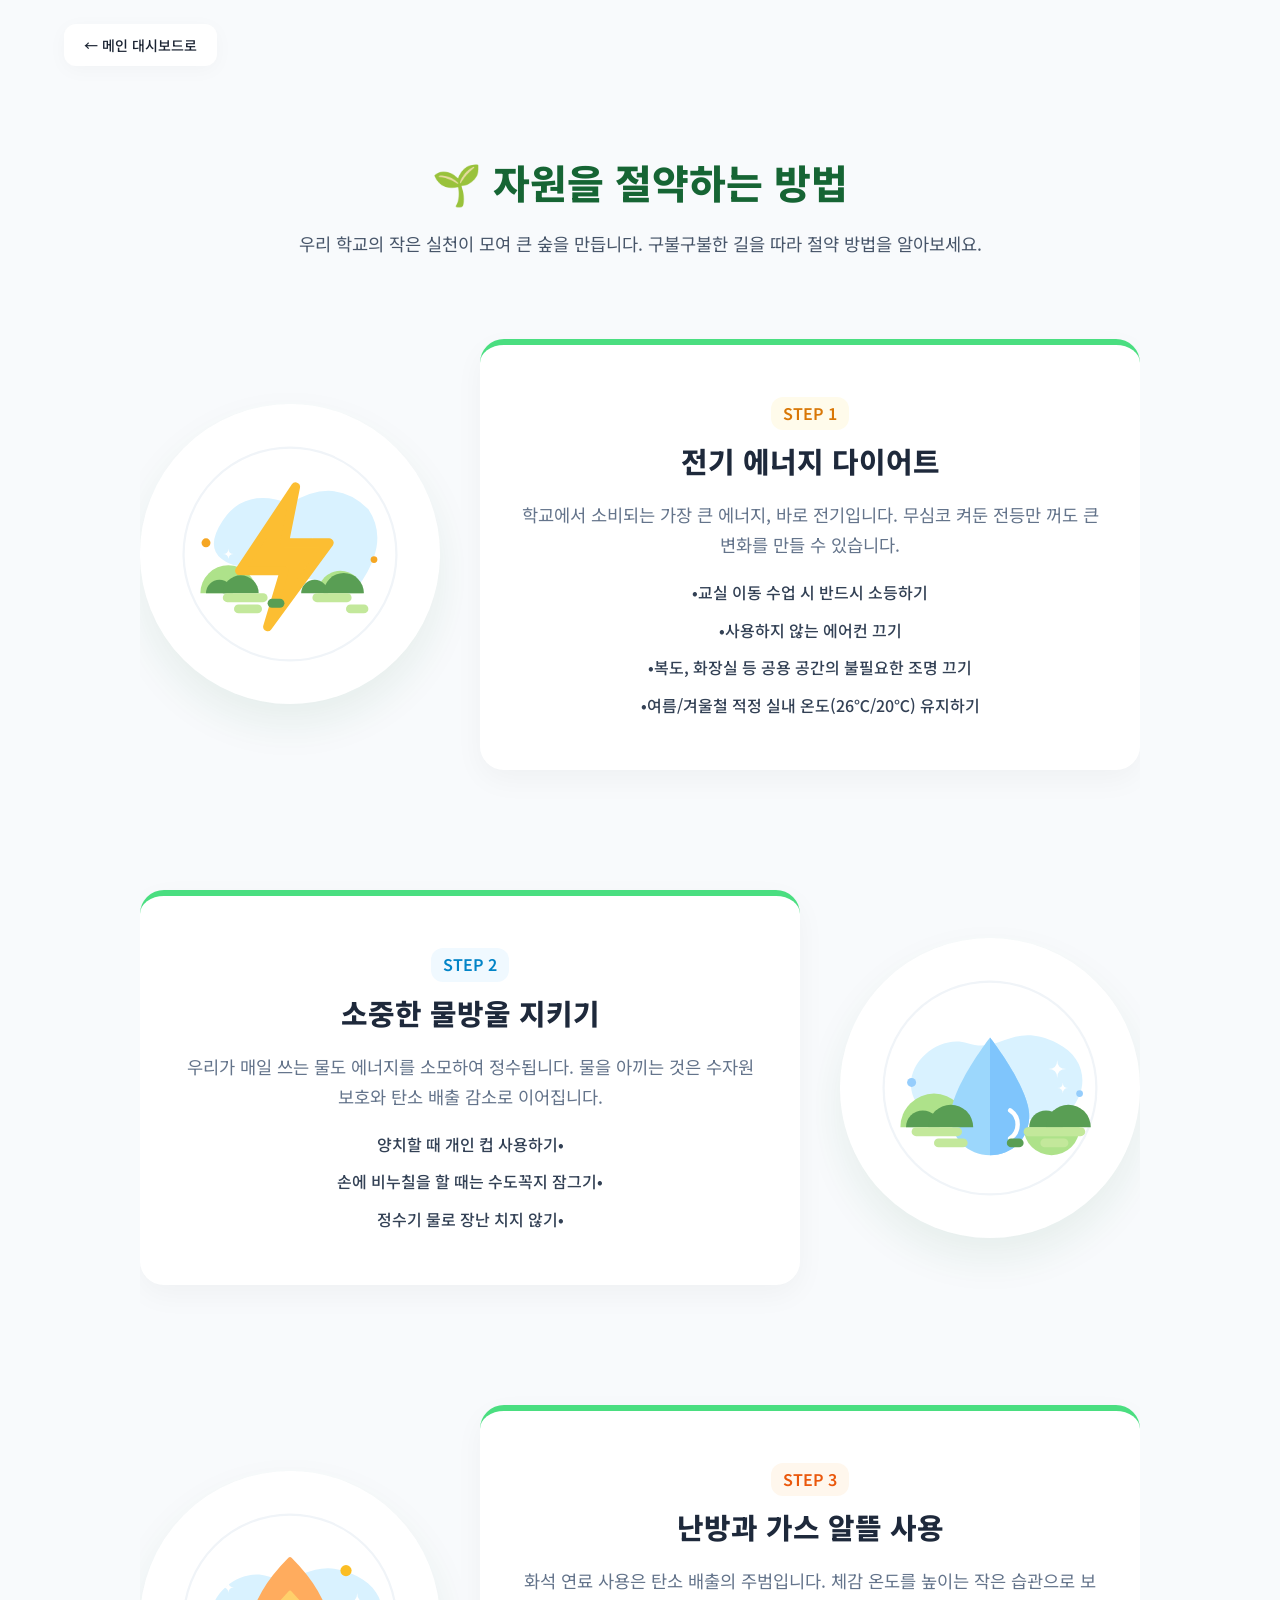
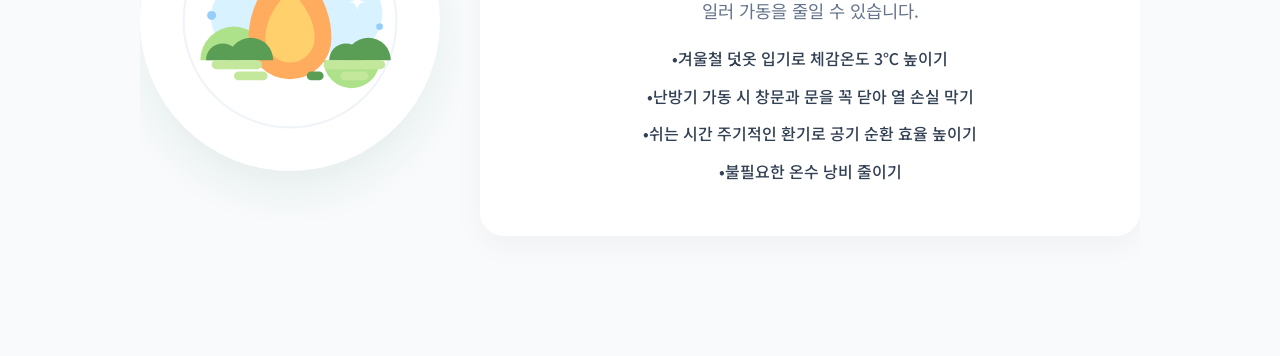
<file: saving-tips.html>
<!DOCTYPE html>
<html lang="ko">
<head>
    <meta charset="UTF-8">
    <meta name="viewport" content="width=device-width, initial-scale=1.0">
    <title>절약 방법 로드맵 - 학교 자원 모니터링</title>
    <link rel="stylesheet" href="style.css">
    <link rel="stylesheet" href="https://cdnjs.cloudflare.com/ajax/libs/font-awesome/6.4.0/css/all.min.css">
    <style>
        /* 로드맵 타임라인 전용 CSS */
        .roadmap-page {
            background-color: #f8fafc;
            min-height: 100vh;
            padding-bottom: 80px;
        }

        .roadmap-header {
            text-align: center;
            padding: 60px 24px 40px;
        }
        
        .roadmap-header h1 {
            font-size: 2.5rem;
            color: #166534;
            font-weight: 800;
            margin-bottom: 16px;
        }

        .roadmap-header p {
            font-size: 1.1rem;
            color: #475569;
        }

        .roadmap-container {
            max-width: 1000px;
            margin: 0 auto;
            position: relative;
            padding: 40px 0;
            overflow: hidden;
        }

        /* 중앙을 가로지르는 구불구불한 선 */
        .roadmap-path {
            position: absolute;
            top: 0;
            left: 50%;
            transform: translateX(-50%);
            width: 100%;
            height: 100%;
            z-index: 0;
            pointer-events: none;
        }
        
        .roadmap-path svg {
            width: 100%;
            height: 100%;
            display: block;
        }

        /* 로드맵 아이템 */
        .roadmap-item {
            position: relative;
            z-index: 1;
            display: flex;
            align-items: center;
            justify-content: center;
            margin-bottom: 120px;
            gap: 40px;
            opacity: 0;
            transform: translateY(40px);
            animation: fadeUp 0.8s cubic-bezier(0.4, 0, 0.2, 1) forwards;
        }

        .roadmap-item:nth-child(2) { animation-delay: 0.2s; }
        .roadmap-item:nth-child(3) { animation-delay: 0.4s; }
        .roadmap-item:nth-child(4) { animation-delay: 0.6s; margin-bottom: 0; }

        @keyframes fadeUp {
            to { opacity: 1; transform: translateY(0); }
        }

        .roadmap-item.left {
            flex-direction: row-reverse;
        }

        /* 픽토그램 (일러스트) 영역 */
        .roadmap-illustration {
            flex: 0 0 300px;
            width: 300px;
            height: 300px;
            background: #ffffff;
            border-radius: 50%;
            box-shadow: 0 20px 40px rgba(22, 101, 52, 0.08);
            display: flex;
            align-items: center;
            justify-content: center;
            padding: 30px;
            position: relative;
            border: 8px solid #ffffff;
            transition: transform 0.4s cubic-bezier(0.34, 1.56, 0.64, 1);
        }

        .roadmap-illustration:hover {
            transform: scale(1.05) rotate(-2deg);
        }

        .roadmap-illustration svg {
            width: 100%;
            height: 100%;
        }

        /* 텍스트 콘텐츠 영역 */
        .roadmap-content {
            flex: 0 0 450px;
            background: #ffffff;
            padding: 40px;
            border-radius: 24px;
            box-shadow: 0 10px 30px rgba(0, 0, 0, 0.04);
            position: relative;
            border-left: 6px solid #4ade80;
        }

        .roadmap-item.left .roadmap-content {
            border-left: none;
            border-right: 6px solid #4ade80;
            text-align: right;
        }

        .roadmap-content h2 {
            font-size: 1.8rem;
            color: #1e293b;
            margin-bottom: 16px;
            font-weight: 800;
        }

        .roadmap-content h2 span {
            display: inline-block;
            background: #ecfdf5;
            color: #059669;
            padding: 4px 12px;
            border-radius: 12px;
            font-size: 1rem;
            margin-bottom: 8px;
            font-weight: 600;
        }

        .roadmap-content p {
            font-size: 1.1rem;
            color: #64748b;
            line-height: 1.7;
            margin-bottom: 20px;
        }

        .roadmap-tips {
            list-style: none;
            padding: 0;
            margin: 0;
            text-align: left;
        }

        .roadmap-tips li {
            position: relative;
            margin-bottom: 12px;
            color: #334155;
            font-weight: 500;
        }

        .roadmap-item.left .roadmap-tips li {
            text-align: right;
        }

        /* 반응형 디자인 */
        @media (max-width: 900px) {
            .roadmap-item, .roadmap-item.left {
                flex-direction: column;
                text-align: center;
                gap: 24px;
            }

          /* 모바일/태블릿에서는 구불거리는 선 대신 깔끔한 일자(직선) 바로 변경 */
        .roadmap-path {
            display: block; 
            width: 8px; /* 선의 굵기 */
            background-color: #4ade80; /* 중심 진한 초록선 */
            /* 데스크톱 느낌의 연두색 외곽 테두리를 주어 밋밋하지 않고 입체감 있는 일자선을 만듭니다 */
            box-shadow: 0 0 0 6px #bbf7d0; 
            border-radius: 10px;
        }

        .roadmap-path svg {
            display: none; /* 기존 PC용 구불구불한 SVG 이미지는 숨김 */
        }
        }

        .roadmap-path svg {
            display: none; /* PC용 가로로 넓은 SVG는 숨김 */
        }

            .roadmap-content, .roadmap-item.left .roadmap-content {
                flex: auto;
                width: 100%;
                border: none;
                border-top: 6px solid #4ade80;
                text-align: center;
            }

            .roadmap-tips li {
                padding: 0 !important;
                text-align: center !important;
            }
    </style>
</head>
<body class="roadmap-page">

    <div class="page-header" style="max-width: 1200px; margin: 0 auto; padding: 24px;">
        <a href="index.html" class="back-btn">← 메인 대시보드로</a>
    </div>

    <div class="roadmap-header">
        <h1>🌱 자원을 절약하는 방법</h1>
        <p>우리 학교의 작은 실천이 모여 큰 숲을 만듭니다. 구불구불한 길을 따라 절약 방법을 알아보세요.</p>
    </div>

    <div class="roadmap-container">
        
        <!-- 중앙 구불구불한 녹색 선 (ㄹ자 모양) -->
        <div class="roadmap-path">
            <svg viewBox="0 0 1000 1200" preserveAspectRatio="none" xmlns="http://www.w3.org/2000/svg">
                <!-- 그림자 효과 -->
                <path d="M 150,0 L 150,150 Q 150,250 250,250 L 750,250 Q 850,250 850,350 L 850,550 Q 850,650 750,650 L 250,650 Q 150,650 150,750 L 150,950 Q 150,1050 250,1050 L 750,1050 Q 850,1050 850,1150 L 850,1200" 
                      fill="none" stroke="#bbf7d0" stroke-width="24" stroke-linecap="round" />
                <!-- 메인 녹색 선 -->
                <path d="M 150,0 L 150,150 Q 150,250 250,250 L 750,250 Q 850,250 850,350 L 850,550 Q 850,650 750,650 L 250,650 Q 150,650 150,750 L 150,950 Q 150,1050 250,1050 L 750,1050 Q 850,1050 850,1150 L 850,1200" 
                      fill="none" stroke="#4ade80" stroke-width="12" stroke-linecap="round" />
            </svg>
        </div>

        <!-- 1. 전기 절약 -->
        <div class="roadmap-item right">
            <div class="roadmap-illustration">
                <!-- 번개 + 전기 발전소 일러스트 (플랫 스타일) -->
                <svg viewBox="0 0 200 200" xmlns="http://www.w3.org/2000/svg">
                    <circle cx="100" cy="100" r="95" fill="none" stroke="#f0f4f8" stroke-width="2"/>
                    <path d="M50,110 Q20,100 40,70 Q60,40 100,55 Q140,30 170,60 Q190,90 160,130 Z" fill="#d9f2ff"/>
                    <circle cx="25" cy="90" r="4" fill="#f5a623"/>
                    <circle cx="175" cy="105" r="3" fill="#f5a623"/>
                    <path d="M 120,85 Q 120,93 128,93 Q 120,93 120,101 Q 120,93 112,93 Q 120,93 120,85 Z" fill="#ffffff"/>
                    <path d="M 45,95 Q 45,100 50,100 Q 45,100 45,105 Q 45,100 40,100 Q 45,100 45,95 Z" fill="#ffffff"/>
                    <path d="M20,135 A25,25 0 0,1 70,135 Z" fill="#aee28a"/>
                    <path d="M125,135 A20,20 0 0,1 165,135 Z" fill="#aee28a"/>
                    <path d="M105,40 L55,115 L95,115 L80,165 L135,90 L95,90 Z" fill="#fcbe32" stroke="#fcbe32" stroke-width="8" stroke-linejoin="round"/>
                    <path d="M25,135 A12,12 0 0,1 49,135 Z" fill="#599e54"/>
                    <path d="M40,135 A16,16 0 0,1 72,135 Z" fill="#599e54"/>
                    <path d="M110,135 A12,12 0 0,1 134,135 Z" fill="#599e54"/>
                    <path d="M130,135 A18,18 0 0,1 166,135 Z" fill="#599e54"/>
                    <rect x="40" y="135" width="40" height="8" rx="4" fill="#c3e89b"/>
                    <rect x="50" y="145" width="25" height="8" rx="4" fill="#c3e89b"/>
                    <rect x="120" y="135" width="35" height="8" rx="4" fill="#c3e89b"/>
                    <rect x="80" y="140" width="15" height="8" rx="4" fill="#599e54"/>
                    <rect x="150" y="145" width="20" height="8" rx="4" fill="#c3e89b"/>
                </svg>
            </div>
            <div class="roadmap-content">
                <h2><span style="background:#fffbeb;color:#d97706">STEP 1</span><br>전기 에너지 다이어트</h2>
                <p>학교에서 소비되는 가장 큰 에너지, 바로 전기입니다. 무심코 켜둔 전등만 꺼도 큰 변화를 만들 수 있습니다.</p>
                <ul class="roadmap-tips">
                    <li>•교실 이동 수업 시 반드시 소등하기</li>
                    <li>•사용하지 않는 에어컨 끄기</li>
                    <li>•복도, 화장실 등 공용 공간의 불필요한 조명 끄기</li>
                    <li>•여름/겨울철 적정 실내 온도(26℃/20℃) 유지하기</li>
                </ul>
            </div>
        </div>

        <!-- 2. 수도 절약 -->
        <div class="roadmap-item left">
            <div class="roadmap-illustration">
                <!-- 수도꼭지 + 수력 발전 일러스트 (플랫 스타일) -->
                <svg viewBox="0 0 200 200" xmlns="http://www.w3.org/2000/svg">
                    <circle cx="100" cy="100" r="95" fill="none" stroke="#f0f4f8" stroke-width="2"/>
                    <path d="M40,120 C10,90 50,50 80,60 C110,70 120,40 160,60 C190,75 190,110 160,130 Z" fill="#d9f2ff"/>
                    <circle cx="30" cy="95" r="4" fill="#95cdfc"/>
                    <circle cx="180" cy="105" r="3" fill="#95cdfc"/>
                    <path d="M 160,75 Q 160,83 168,83 Q 160,83 160,91 Q 160,83 152,83 Q 160,83 160,75 Z" fill="#ffffff"/>
                    <path d="M 165,95 Q 165,100 170,100 Q 165,100 165,105 Q 165,100 160,100 Q 165,100 165,95 Z" fill="#ffffff"/>
                    <path d="M20,135 A30,30 0 0,1 80,135 Z" fill="#aee28a"/>
                    <path d="M130,135 A25,25 0 0,0 180,135 Z" fill="#aee28a"/>
                    <path d="M100,55 C100,55 135,100 135,125 C135,145 120,160 100,160 C80,160 65,145 65,125 C65,100 100,55 100,55 Z" fill="#9cd7fc"/>
                    <path d="M100,55 C100,55 135,100 135,125 C135,145 120,160 100,160 C100,160 100,55 100,55 Z" fill="#7fc5fc"/>
                    <path d="M118,120 A15,15 0 0,1 118,145" fill="none" stroke="#ffffff" stroke-width="4" stroke-linecap="round"/>
                    <path d="M25,135 A15,15 0 0,1 55,135 Z" fill="#599e54"/>
                    <path d="M45,135 A20,20 0 0,1 85,135 Z" fill="#599e54"/>
                    <path d="M135,135 A15,15 0 0,1 165,135 Z" fill="#599e54"/>
                    <path d="M150,135 A20,20 0 0,1 190,135 Z" fill="#599e54"/>
                    <rect x="30" y="135" width="45" height="8" rx="4" fill="#c3e89b"/>
                    <rect x="50" y="145" width="30" height="8" rx="4" fill="#c3e89b"/>
                    <rect x="130" y="135" width="55" height="8" rx="4" fill="#c3e89b"/>
                    <rect x="115" y="145" width="15" height="8" rx="4" fill="#599e54"/>
                    <rect x="145" y="145" width="25" height="8" rx="4" fill="#c3e89b"/>
                </svg>
            </div>
            <div class="roadmap-content">
                <h2><span style="background:#f0f9ff;color:#0284c7">STEP 2</span><br>소중한 물방울 지키기</h2>
                <p>우리가 매일 쓰는 물도 에너지를 소모하여 정수됩니다. 물을 아끼는 것은 수자원 보호와 탄소 배출 감소로 이어집니다.</p>
                <ul class="roadmap-tips">
                    <li>양치할 때 개인 컵 사용하기•</li>
                    <li>손에 비누칠을 할 때는 수도꼭지 잠그기•</li>
                    <li>정수기 물로 장난 치지 않기•</li>
                
                </ul>
            </div>
        </div>

        <!-- 3. 가스 절약 -->
        <div class="roadmap-item right">
            <div class="roadmap-illustration">
                <!-- 보일러 + 석유통 일러스트 (플랫 스타일) -->
                <svg viewBox="0 0 200 200" xmlns="http://www.w3.org/2000/svg">
                    <circle cx="100" cy="100" r="95" fill="none" stroke="#f0f4f8" stroke-width="2"/>
                    <path d="M40,120 C10,90 50,50 80,60 C110,70 120,40 160,60 C190,75 190,110 160,130 Z" fill="#d9f2ff"/>
                    <circle cx="30" cy="95" r="4" fill="#95cdfc"/>
                    <circle cx="150" cy="55" r="5" fill="#fbbd23"/>
                    <circle cx="180" cy="105" r="3" fill="#95cdfc"/>
                    <path d="M 160,75 Q 160,83 168,83 Q 160,83 160,91 Q 160,83 152,83 Q 160,83 160,75 Z" fill="#ffffff"/>
                    <path d="M 45,65 Q 45,70 50,70 Q 45,70 45,75 Q 45,70 40,70 Q 45,70 45,65 Z" fill="#ffffff"/>
                    <path d="M20,135 A30,30 0 0,1 80,135 Z" fill="#aee28a"/>
                    <path d="M130,135 A25,25 0 0,0 180,135 Z" fill="#aee28a"/>
                    <path d="M100,45 Q135,80 135,115 A35,35 0 0,1 65,115 Q65,80 100,45 Z" fill="#ffac5e" stroke="#ffac5e" stroke-width="4" stroke-linejoin="round"/>
                    <path d="M100,75 Q120,95 120,115 A20,20 0 0,1 80,115 Q80,95 100,75 Z" fill="#ffd06b" stroke="#ffd06b" stroke-width="4" stroke-linejoin="round"/>
                    <path d="M25,135 A15,15 0 0,1 55,135 Z" fill="#599e54"/>
                    <path d="M45,135 A20,20 0 0,1 85,135 Z" fill="#599e54"/>
                    <path d="M135,135 A15,15 0 0,1 165,135 Z" fill="#599e54"/>
                    <path d="M150,135 A20,20 0 0,1 190,135 Z" fill="#599e54"/>
                    <rect x="30" y="135" width="45" height="8" rx="4" fill="#c3e89b"/>
                    <rect x="50" y="145" width="30" height="8" rx="4" fill="#c3e89b"/>
                    <rect x="130" y="135" width="55" height="8" rx="4" fill="#c3e89b"/>
                    <rect x="115" y="145" width="15" height="8" rx="4" fill="#599e54"/>
                    <rect x="145" y="145" width="25" height="8" rx="4" fill="#c3e89b"/>
                </svg>
            </div>
            <div class="roadmap-content">
                <h2><span style="background:#fff7ed;color:#ea580c">STEP 3</span><br>난방과 가스 알뜰 사용</h2>
                <p>화석 연료 사용은 탄소 배출의 주범입니다. 체감 온도를 높이는 작은 습관으로 보일러 가동을 줄일 수 있습니다.</p>
                <ul class="roadmap-tips">
                    <li>•겨울철 덧옷 입기로 체감온도 3℃ 높이기</li>
                    <li>•난방기 가동 시 창문과 문을 꼭 닫아 열 손실 막기</li>
                    <li>•쉬는 시간 주기적인 환기로 공기 순환 효율 높이기</li>
                    <li>•불필요한 온수 낭비 줄이기</li>
                </ul>
            </div>
        </div>

    </div>

</body>
</html>
</file>
<file: style.css>
/* ===================================
   학교 자원 모니터링 시스템 - 스타일시트
   이전 대시보드 디자인 시스템 통합
   =================================== */

@import url('https://fonts.googleapis.com/css2?family=Noto+Sans+KR:wght@300;400;500;700;900&display=swap');

/* --- Design Tokens (이전 대시보드 기반) --- */
:root {
    --bg-color: #f7f9fc;
    --card-bg: #ffffff;
    --text-main: #1a2332;
    --text-sub: #7a869a;
    --blue: #239ce3;
    --blue-light: #e6f4fc;
    --green: #7dc242;
    --green-light: #eff7e9;
    --teal: #36b0a1;
    --teal-light: #e7f6f5;
    --orange: #f59e0b;
    --orange-light: #fef3c7;
    --border-radius: 16px;
    --shadow: 0 4px 20px rgba(0, 0, 0, 0.03);
    --shadow-hover: 0 8px 32px rgba(0, 0, 0, 0.08);
    --transition: all 0.3s cubic-bezier(0.4, 0, 0.2, 1);
}

/* --- Reset & Base --- */
* {
    box-sizing: border-box;
    margin: 0;
    padding: 0;
}

body {
    font-family: 'Noto Sans KR', sans-serif;
    background-color: var(--bg-color);
    color: var(--text-main);
    line-height: 1.6;
    -webkit-font-smoothing: antialiased;
}

/* ===================================
   히어로 배너
   =================================== */
.hero-new {
    position: relative;
    min-height: calc(100vh - 32px);
    width: calc(100% - 32px);
    margin: 16px;
    border-radius: 32px;
    display: flex;
    align-items: center;
    justify-content: flex-start; /* 중앙 정렬 해제하고 왼쪽으로 완전히 밀착 */
    overflow: hidden; /* 모서리 둥글게 자르기 */
}

.hero-bg {
    position: fixed; /* absolute에서 fixed로 변경하여 스크롤 시에도 배경 유지 */
    top: 0;
    left: 0;
    width: 100%;
    height: 100vh;
    pointer-events: none;
    z-index: 0;
}

.hero-svg {
    width: 100%;
    height: 100%;
    color: #020617;
    position: absolute;
    top: 0;
    left: 0;
}

.hero-content {
    position: relative;
    z-index: 10;
    text-align: left; /* 왼쪽 정렬 */
    padding: 0;
    max-width: 800px;
    margin-left: 8vw; /* 화면 왼쪽에서 적절히 띄움 (기존보다 훨씬 왼쪽) */
}

/* 오른쪽 배경 이미지 - 보내주신 이미지와 완벽하게 일치하는 비대칭 물방울 모양 */
.hero-image-halfcircle {
    position: absolute;
    right: -5vw; 
    top: 55%; 
    width: 65vw; 
    height: 38vw; 
    /* 
       [곡률 수정: 끝부분 부드럽게 라운딩]
       - 이전 설정은 끝부분이 바늘처럼 너무 뾰족하게 만나는 구조였습니다.
       - 가로 곡률을 70%로 낮추어(기존 85%), 왼쪽 끝이 뾰족하지 않고 신발 앞코나 조약돌처럼 부드럽고 둥글게(Round) 감싸지도록 조절했습니다.
       - 여전히 가로/세로 합은 100%로 완벽하게 맞물리므로, 네모난 왜곡 없이 가장 아름다운 곡선이 나옵니다.
    */
    border-radius: 70% 30% 30% 70% / 70% 50% 50% 30%; 
    /* 살짝 위로 들린 각도 유지 (-10도) */
    transform: translateY(-50%) rotate(-10deg);
    overflow: hidden; 
    z-index: 1; 
}

/* 타원이 회전해도 사진은 똑바로 보이게 유지 */
.hero-image-halfcircle::before {
    content: '';
    position: absolute;
    /* 사진 영역을 130%로 줄여서 사진이 덜 확대되어 보이게 수정 */
    top: -15%;
    left: -15%;
    width: 120%;
    height: 130%;
    background-image: url('school.jpg');
    background-size: cover;
    background-position: center;
    /* 부모의 회전(-10도)을 상쇄 */
    transform: rotate(10deg);
}

.hero-new h1 {
    font-size: 5rem;
    font-weight: 800;
    margin-bottom: 2rem;
    letter-spacing: -0.05em;
    display: flex;
    justify-content: flex-start; /* 왼쪽 정렬 */
    flex-wrap: wrap;
}

.title-word {
    display: inline-block;
}

.title-letter {
    display: inline-block;
    color: transparent;
    background-clip: text;
    -webkit-background-clip: text;
    background-image: linear-gradient(to right, #171717, rgba(64, 64, 64, 0.8));
    opacity: 0; /* Animation handles the rest */
}

.hero-desc {
    font-size: 1.125rem;
    color: #4b5563;
    line-height: 1.8;
    margin-bottom: 3rem;
    animation: fadeInUp 2s ease-out forwards;
    opacity: 0;
}

@keyframes fadeInUp {
    from { opacity: 0; transform: translateY(24px); }
    to { opacity: 1; transform: translateY(0); }
}

@keyframes drawPath {
    0% { stroke-dashoffset: var(--path-length); }
    100% { stroke-dashoffset: 0; }
}

.hero-btn-container {
    display: inline-block;
    position: relative;
    background: linear-gradient(to bottom, rgba(0,0,0,0.05), rgba(255,255,255,0.05));
    padding: 1px;
    border-radius: 1.5rem;
    backdrop-filter: blur(16px);
    overflow: hidden;
    box-shadow: 0 10px 15px -3px rgba(0,0,0,0.1);
    animation: fadeInUp 2.5s ease-out forwards;
    opacity: 0;
}

.hero-btn {
    border-radius: 1.45rem;
    padding: 24px 32px;
    font-size: 1.125rem;
    font-weight: 600;
    background-color: rgba(255,255,255,0.95);
    color: #000;
    border: 1px solid rgba(0,0,0,0.1);
    cursor: pointer;
    display: flex;
    align-items: center;
    transition: all 0.3s;
}

.hero-btn:hover {
    background-color: #fff;
    transform: translateY(-2px);
    box-shadow: 0 4px 6px -1px rgba(0,0,0,0.1);
}

.hero-btn .btn-text {
    opacity: 0.9;
    transition: opacity 0.3s;
}

.hero-btn:hover .btn-text {
    opacity: 1;
}

.hero-btn .btn-arrow {
    margin-left: 12px;
    opacity: 0.7;
    transition: all 0.3s;
}

.hero-btn:hover .btn-arrow {
    opacity: 1;
    transform: translateX(6px);
}

/* 버튼 스타일 */
.action-area {
    width: 100%;
    padding: 8px;
    box-sizing: border-box;
    margin-bottom: 48px;
}

.btn-primary {
    display: block;
    width: 100%;
    background-color: var(--green);
    color: white;
    border: none;
    height: 100px;
    padding: 20px 28px;
    font-size: 1.45rem;
    font-weight: 700;
    border-radius: var(--border-radius);
    cursor: pointer;
    transition: all 0.3s ease;
    box-shadow: 0 4px 15px rgba(125, 194, 66, 0.3);
    text-align: center;
}

.btn-primary:hover {
    background-color: #65a30d;
    transform: translateY(-2px);
    box-shadow: 0 8px 25px rgba(125, 194, 66, 0.4);
}


/* ===================================
   컨테이너
   =================================== */
.container {
    max-width: 1200px;
    margin: 0 auto;
    padding: 48px 24px;
    position: relative;
    z-index: 1;
}

/* ===================================
   원형 프로그레스 차트 섹션
   =================================== */
.analysis-section {
    margin-bottom: 48px;
}

.progress-wrapper {
    display: grid;
    grid-template-columns: repeat(3, 1fr);
    gap: 32px;
}

.progress-card {
    background-color: rgba(255, 255, 255, 0.2);
    border-radius: var(--border-radius);
    padding: 40px 24px;
    box-shadow: var(--shadow);
    display: flex;
    flex-direction: column;
    align-items: center;
    gap: 24px;
    transition: var(--transition);
    border: 1px solid rgba(255, 255, 255, 0.8);
    backdrop-filter: blur(4px); /* 아주 살짝의 블러만 적용 */
    -webkit-backdrop-filter: blur(4px);
}

.progress-card:hover {
    box-shadow: var(--shadow-hover);
    transform: translateY(-4px);
    background-color: rgba(255, 255, 255, 0.4);
}

.progress-title {
    font-size: 18px;
    font-weight: 700;
    color: var(--text-main);
    letter-spacing: -0.3px;
}

/* --- 원형 프로그레스 (conic-gradient) --- */
.circle {
    position: relative;
    width: 150px;
    height: 150px;
    display: flex;
    justify-content: center;
    align-items: center;
    transition: var(--transition);
}

.circle::before {
    content: '';
    position: absolute;
    inset: 0;
    border-radius: 50%;
    -webkit-mask: radial-gradient(transparent 55%, black 56%);
    mask: radial-gradient(transparent 55%, black 56%);
    z-index: 1;
}

.circle span {
    position: relative;
    z-index: 2;
    font-size: 32px;
    font-weight: 700;
}

/* 전기 - 78% (파란색) */
.circle.blue::before {
    background: conic-gradient(
        var(--blue) 0deg,
        var(--blue) 280.8deg,     /* 360 × 0.78 */
        var(--blue-light) 280.8deg,
        var(--blue-light) 360deg
    );
}

.circle.blue span {
    color: var(--blue);
}

/* 수도 - 91% (초록색) */
.circle.green::before {
    background: conic-gradient(
        var(--green) 0deg,
        var(--green) 327.6deg,    /* 360 × 0.91 */
        var(--green-light) 327.6deg,
        var(--green-light) 360deg
    );
}

.circle.green span {
    color: var(--green);
}

/* 가스 - 85% (주황색) */
.circle.orange::before {
    background: conic-gradient(
        var(--orange) 0deg,
        var(--orange) 306deg,     /* 360 × 0.85 */
        var(--orange-light) 306deg,
        var(--orange-light) 360deg
    );
}

.circle.orange span {
    color: var(--orange);
}

/* ===================================
   상세 모니터링 기능 섹션 (FeatureGrid 스타일)
   =================================== */
.feature-section {
    width: 100%;
    padding: 48px 0;
}

.feature-header {
    max-width: 768px;
    margin: 0 auto 48px auto;
    text-align: center;
    padding: 0 24px;
}

.feature-header h2 {
    font-size: 2.5rem;
    font-weight: 700;
    letter-spacing: -0.05em;
    color: var(--text-main);
    line-height: 1.2;
}

.feature-header p {
    margin-top: 16px;
    font-size: 1.125rem;
    color: var(--text-sub);
}

.feature-grid {
    display: grid;
    grid-template-columns: 1fr;
    gap: 32px;
    position: relative;
    z-index: 0;
}

@media (min-width: 768px) {
    .feature-grid { grid-template-columns: repeat(2, 1fr); }
}

@media (min-width: 1024px) {
    .feature-grid { grid-template-columns: repeat(3, 1fr); }
}

.feature-card {
    position: relative;
    display: flex;
    flex-direction: column;
    align-items: flex-start;
    gap: 16px;
    padding: 24px;
    border-radius: var(--border-radius);
    border: 1px solid rgba(255, 255, 255, 0.8);
    background-color: rgba(255, 255, 255, 0.2);
    box-shadow: var(--shadow);
    backdrop-filter: blur(4px);
    -webkit-backdrop-filter: blur(4px);
    transition: var(--transition);
    cursor: pointer;
    text-decoration: none;
    color: inherit;
    z-index: 1;
}

.feature-card:hover {
    transform: translateY(-4px);
    box-shadow: var(--shadow-hover);
    background-color: rgba(255, 255, 255, 0.4);
}

/* 내부 요소들이 확실히 위로 오도록 */
.feature-card > * {
    position: relative;
    z-index: 2;
}

/* 다크모드 대응(만약 프로젝트에 다크모드가 있다면) */
@media (prefers-color-scheme: dark) {
    .feature-card {
        border-color: rgba(255, 255, 255, 0.2);
        background-color: rgba(255, 255, 255, 0.12);
    }
    .feature-card:hover {
        border-color: rgba(255, 255, 255, 0.35);
        background-color: rgba(255, 255, 255, 0.2);
    }
}

.feature-icon-wrapper {
    display: flex;
    height: 48px;
    width: 48px;
    align-items: center;
    justify-content: center;
    border-radius: 0.5rem;
    border: 1px solid rgba(0, 0, 0, 0.1);
    background-color: var(--card-bg);
    color: var(--text-main);
    font-size: 24px;
}

@media (prefers-color-scheme: dark) {
    .feature-icon-wrapper {
        border-color: rgba(255, 255, 255, 0.1);
    }
}

.feature-text {
    display: flex;
    flex-direction: column;
    align-items: flex-start;
    text-align: left;
}

.feature-text h3 {
    font-size: 1.125rem;
    font-weight: 700;
    line-height: 1;
    letter-spacing: -0.025em;
    color: var(--text-main);
    margin-bottom: 8px;
}

.feature-text p {
    font-size: 0.875rem;
    color: var(--text-sub);
    line-height: 1.5;
    margin: 0;
}

/* ===================================
   대시보드 페이지 공통 (서브페이지)
   =================================== */
.dashboard-container {
    max-width: 1200px;
    margin: 0 auto;
    padding: 40px 24px;
}

.page-header {
    margin-bottom: 32px;
    display: flex;
    justify-content: space-between;
    align-items: center;
}

.page-header h1 {
    font-size: 32px;
    font-weight: 700;
    color: #111827;
}

.page-header p {
    font-size: 16px;
    color: var(--text-sub);
}

.back-btn {
    display: inline-flex;
    align-items: center;
    gap: 8px;
    padding: 10px 20px;
    border-radius: 12px;
    background-color: var(--card-bg);
    color: var(--text-main);
    text-decoration: none;
    font-size: 14px;
    font-weight: 500;
    box-shadow: var(--shadow);
    transition: var(--transition);
}

.back-btn:hover {
    box-shadow: var(--shadow-hover);
    transform: translateY(-2px);
}

/* 상단 요약 카드 (대시보드) */
.top-cards {
    display: grid;
    grid-template-columns: repeat(3, 1fr);
    gap: 24px;
    margin-bottom: 24px;
}

.card {
    background-color: var(--card-bg);
    border-radius: var(--border-radius);
    padding: 24px;
    box-shadow: var(--shadow);
    display: flex;
    align-items: center;
    transition: var(--transition);
}

.card:hover {
    box-shadow: var(--shadow-hover);
    transform: translateY(-2px);
}

.icon-box {
    width: 60px;
    height: 60px;
    border-radius: 50%;
    display: flex;
    justify-content: center;
    align-items: center;
    font-size: 24px;
    margin-right: 20px;
    flex-shrink: 0;
}

.icon-box.blue { background-color: var(--blue-light); color: var(--blue); }
.icon-box.green { background-color: var(--green-light); color: var(--green); }
.icon-box.teal { background-color: var(--teal-light); color: var(--teal); }
.icon-box.orange { background-color: var(--orange-light); color: var(--orange); }

.card-info h3 {
    font-size: 14px;
    font-weight: 500;
    margin-bottom: 8px;
    color: var(--text-sub);
}

.card-info .value {
    font-size: 36px;
    font-weight: 700;
    line-height: 1;
    margin-bottom: 10px;
}

.card-info .value span {
    font-size: 18px;
    font-weight: 500;
}

.value.blue-text { color: var(--blue); }
.value.green-text { color: var(--green); }
.value.teal-text { color: var(--teal); }
.value.orange-text { color: var(--orange); }

.card-info .sub-text {
    font-size: 13px;
    display: flex;
    align-items: center;
    gap: 6px;
}

.sub-text.blue-text { color: var(--blue); }
.sub-text.green-text { color: var(--green); }
.sub-text.orange-text { color: var(--orange); }
.sub-text.gray-text { color: var(--text-sub); }

.dot {
    width: 8px;
    height: 8px;
    border-radius: 50%;
    display: inline-block;
}

.dot.green { background-color: var(--green); }
.dot.blue { background-color: var(--blue); }
.dot.orange { background-color: var(--orange); }

/* 차트 영역 */
.bottom-sections {
    display: grid;
    grid-template-columns: 1fr 1.5fr;
    gap: 24px;
}

.chart-card {
    background-color: var(--card-bg);
    border-radius: var(--border-radius);
    padding: 24px;
    box-shadow: var(--shadow);
    display: flex;
    flex-direction: column;
}

.chart-card h3 {
    font-size: 18px;
    margin-bottom: 30px;
}

.chart-card.text-content-card {
    justify-content: center;
    gap: 20px;
    background: linear-gradient(135deg, #ffffff 0%, #f8fafc 100%);
    border: 1px solid rgba(0,0,0,0.03);
}

.chart-card .highlight-title {
    font-size: 1.35rem;
    font-weight: 800;
    color: var(--text-main);
    line-height: 1.4;
    margin-bottom: 0;
    letter-spacing: -0.02em;
    word-break: keep-all;
}

.chart-card .highlight-title::before {
    content: '🌲';
    margin-right: 8px;
}

.chart-card .highlight-desc {
    font-size: 1.05rem;
    font-weight: 400;
    color: var(--text-sub);
    line-height: 1.7;
    margin: 0;
    word-break: keep-all;
}

/* 도넛 차트 */
.donut-container {
    display: flex;
    justify-content: space-around;
    align-items: center;
    flex: 1;
}

.donut-item {
    text-align: center;
    position: relative;
}

.donut-item h4 {
    font-size: 16px;
    font-weight: 500;
    margin-bottom: 20px;
}

.chart-wrapper {
    position: relative;
    width: 160px;
    height: 160px;
    margin: 0 auto;
}

.center-text {
    position: absolute;
    top: 50%;
    left: 50%;
    transform: translate(-50%, -50%);
    display: flex;
    flex-direction: column;
    align-items: center;
    pointer-events: none;
}

.center-text strong {
    font-size: 28px;
    font-weight: 700;
    color: #111827;
}

.center-text span {
    font-size: 12px;
    color: var(--text-sub);
    margin-top: 4px;
}

/* 라인 차트 */
.line-charts {
    display: flex;
    flex-direction: column;
    gap: 24px;
}

.line-chart-box {
    background-color: var(--card-bg);
    border-radius: var(--border-radius);
    padding: 24px;
    box-shadow: var(--shadow);
    position: relative;
}

.line-header {
    display: flex;
    justify-content: space-between;
    align-items: center;
    margin-bottom: 20px;
}

.line-header h3 {
    font-size: 16px;
    margin: 0;
}

.line-header h3 span {
    font-size: 12px;
    color: var(--text-sub);
    font-weight: 400;
}

.badge {
    background-color: #f3f4f6;
    padding: 6px 12px;
    border-radius: 20px;
    font-size: 12px;
    font-weight: 500;
    display: flex;
    align-items: center;
    gap: 6px;
}

.canvas-container {
    height: 180px;
    width: 100%;
}

/* 단일 차트 (전체 너비) */
.full-chart {
    grid-template-columns: 1fr;
}

.full-chart .chart-card {
    min-height: 300px;
}

/* ===================================
   푸터
   =================================== */
footer {
    background-color: #f7f9fc;
    color: rgba(255, 255, 255, 0.6);
    text-align: left;
    padding: 18px;
    font-size: 13px;
}

/* ===================================
   반응형 디자인
   =================================== */
@media (max-width: 992px) {
    .hero-overlay h1 {
        font-size: 36px;
    }

    .progress-wrapper,
    .card-grid,
    .top-cards {
        grid-template-columns: repeat(2, 1fr);
    }

    .bottom-sections {
        grid-template-columns: 1fr;
    }
}

@media (max-width: 600px) {
    .hero {
        height: 300px;
    }

    .hero-overlay h1 {
        font-size: 28px;
    }

    .hero-overlay p {
        font-size: 15px;
    }

    .progress-wrapper,
    .card-grid,
    .top-cards {
        grid-template-columns: 1fr;
    }

    .container,
    .dashboard-container {
        padding: 24px 16px;
    }
}
/* ==========================
   에코 트리 섹션 (2단 레이아웃)
========================== */

.eco-tree-section {
    margin-bottom: 80px;
    animation: fadeIn 0.8s ease-out;
}

.eco-tree-layout {
    display: flex;
    align-items: center;
    justify-content: center;
    gap: 80px;
    background: #ffffff;
    padding: 60px 80px;
    border-radius: 24px;
    box-shadow: 0 10px 40px rgba(0,0,0,0.03);
    max-width: 100%;
    margin: 0 auto;
    width: 100%;
}

/* 왼쪽 텍스트 영역 */
.eco-tree-text-area {
    width: 420px;
    flex-shrink: 0;
}

.eco-tree-text-area h2 {
    font-size: 2.8rem;
    font-weight: 800;
    color: #1e293b;
    margin-bottom: 24px;
    line-height: 1.3;
}

.eco-tree-text-area .description {
    font-size: 1.15rem;
    color: #64748b;
    line-height: 1.7;
    margin-bottom: 40px;
}

/* 통계 텍스트 박스 */
.eco-stats {
    display: flex;
    flex-direction: column;
    gap: 20px;
}

.stat-box {
    display: flex;
    justify-content: space-between;
    align-items: center;
    padding-bottom: 15px;
    border-bottom: 1px solid #e2e8f0;
}

.stat-label {
    font-size: 1.05rem;
    color: #475569;
    font-weight: 600;
}

.stat-value {
    font-size: 1.5rem;
    font-weight: 800;
}

.highlight-yellow {
    color: #d97706;
}

.highlight-green {
    color: #16a34a;
}

/* 오른쪽 그래프 영역 */
.eco-tree-graphic-area {
    width: 420px;
    flex-shrink: 0;
    display: flex;
    justify-content: center;
    align-items: center;
}

#single-tree-svg {
    width: 100%;
    max-width: 420px;
    margin: 0 auto;
    height: auto;
    display: block;
}

.tree-text-num {
    font-size: 2.2rem;
    font-weight: 800;
    fill: #ffffff;
    text-shadow: 0 4px 15px rgba(0,0,0,0.5);
}

.tree-text-desc {
    font-size: 1.1rem;
    font-weight: 700;
    fill: #f0fdf4;
    text-shadow: 0 2px 10px rgba(0,0,0,0.4);
}


/* 일반 페이드인 효과 */
@keyframes fadeIn {
    from {
        opacity: 0;
        transform: translateY(20px);
    }
    to {
        opacity: 1;
        transform: translateY(0);
    }
}

/* ==========================
   모바일
========================== */

@media(max-width:992px){
    .eco-tree-layout {
        flex-direction: column;
        padding: 40px;
        text-align: center;
    }
    
    .eco-tree-text-area h2 {
        font-size: 2.2rem;
    }
    
    .eco-tree-text-area {
        max-width: 100%;
    }
}

/* ===================================
   이미지 잘림 현상 완벽 해결 (최종의 최종본)
   =================================== */

.hero-desc {
    word-break: keep-all;
}

/* 1. 대형 패드 가로 화면 (max-width: 1400px) */
@media (max-width: 1400px) {
    .hero-content {
        max-width: 45%; 
        margin-left: 5vw;
    }
    
    .hero-new h1 { font-size: 3rem; }
    
    .hero-image-halfcircle {
        /* 💡 덜 잘려 보이도록 크기를 살짝 줄이고, 오른쪽 안전선 안쪽으로 완전히 밀어 넣음 */
        width: 50vw; 
        height: 31vw; 
        right: -2vw;
        top: 50%;
    }
}

/* 2. 패드 세로 화면 (max-width: 900px) */
@media (max-width: 900px) {
    .hero-new {
        position: relative; 
        display: flex;
        flex-direction: row; 
        align-items: center;
        justify-content: flex-start;
        min-height: auto; 
        padding: 120px 24px; 
        overflow: hidden; 
    }

    .hero-content {
        width: 45%; 
        max-width: 300px; 
        margin-left: 4vw;
        z-index: 10;
    }

    .hero-new h1 {
        font-size: 2.4rem; 
        line-height: 1.3;
    }

    .title-word {
        display: inline-block;
        white-space: nowrap; 
    }

    .hero-desc br { display: none; }
    
    .hero-desc {
        font-size: 1.05rem;
        line-height: 1.7;
        padding-right: 2vw; 
    }

    .hero-image-halfcircle {
        position: absolute;
        /* 💡 패드 세로에서도 덜 잘리도록 크기를 줄이고 안으로 당겨옴 */
        width: 55vw; 
        height: 34vw;
        right: -5vw; 
        top: 50%;
        transform: translateY(-50%) rotate(-10deg);
        border-radius: 70% 30% 30% 70% / 70% 50% 50% 30%; 
    }
}

/* 3. 모바일 기기 공통 (max-width: 768px) */
@media (max-width: 768px) {
    .eco-tree-graphic-area {
        width: 100%;
        max-width: 100%;
    }
    
    .eco-tree-graphic-area svg {
        width: 100%;
        height: auto;
    }
}

/* 4. 핸드폰 화면 (max-width: 480px) */
@media (max-width: 480px) {
    .hero-new {
        min-height: auto;
        padding: 80px 20px; 
    }

    .hero-content {
        width: 100%; 
        max-width: none;
        margin-left: 0;
        text-align: center;
    }

    .hero-new h1 {
        font-size: 2.2rem; 
        justify-content: center; 
        text-align: center;
    }

    .hero-desc {
        font-size: 1rem;
        line-height: 1.6;
        padding-right: 0; 
        text-align: center;
    }

    .hero-image-halfcircle {
        display: none !important;
    }

    .btn-primary {
        padding: 16px 20px;
        font-size: 1.1rem;
    }

    .feature-grid, .top-cards {
        grid-template-columns: 1fr;
        gap: 16px;
    }
}
</file>
